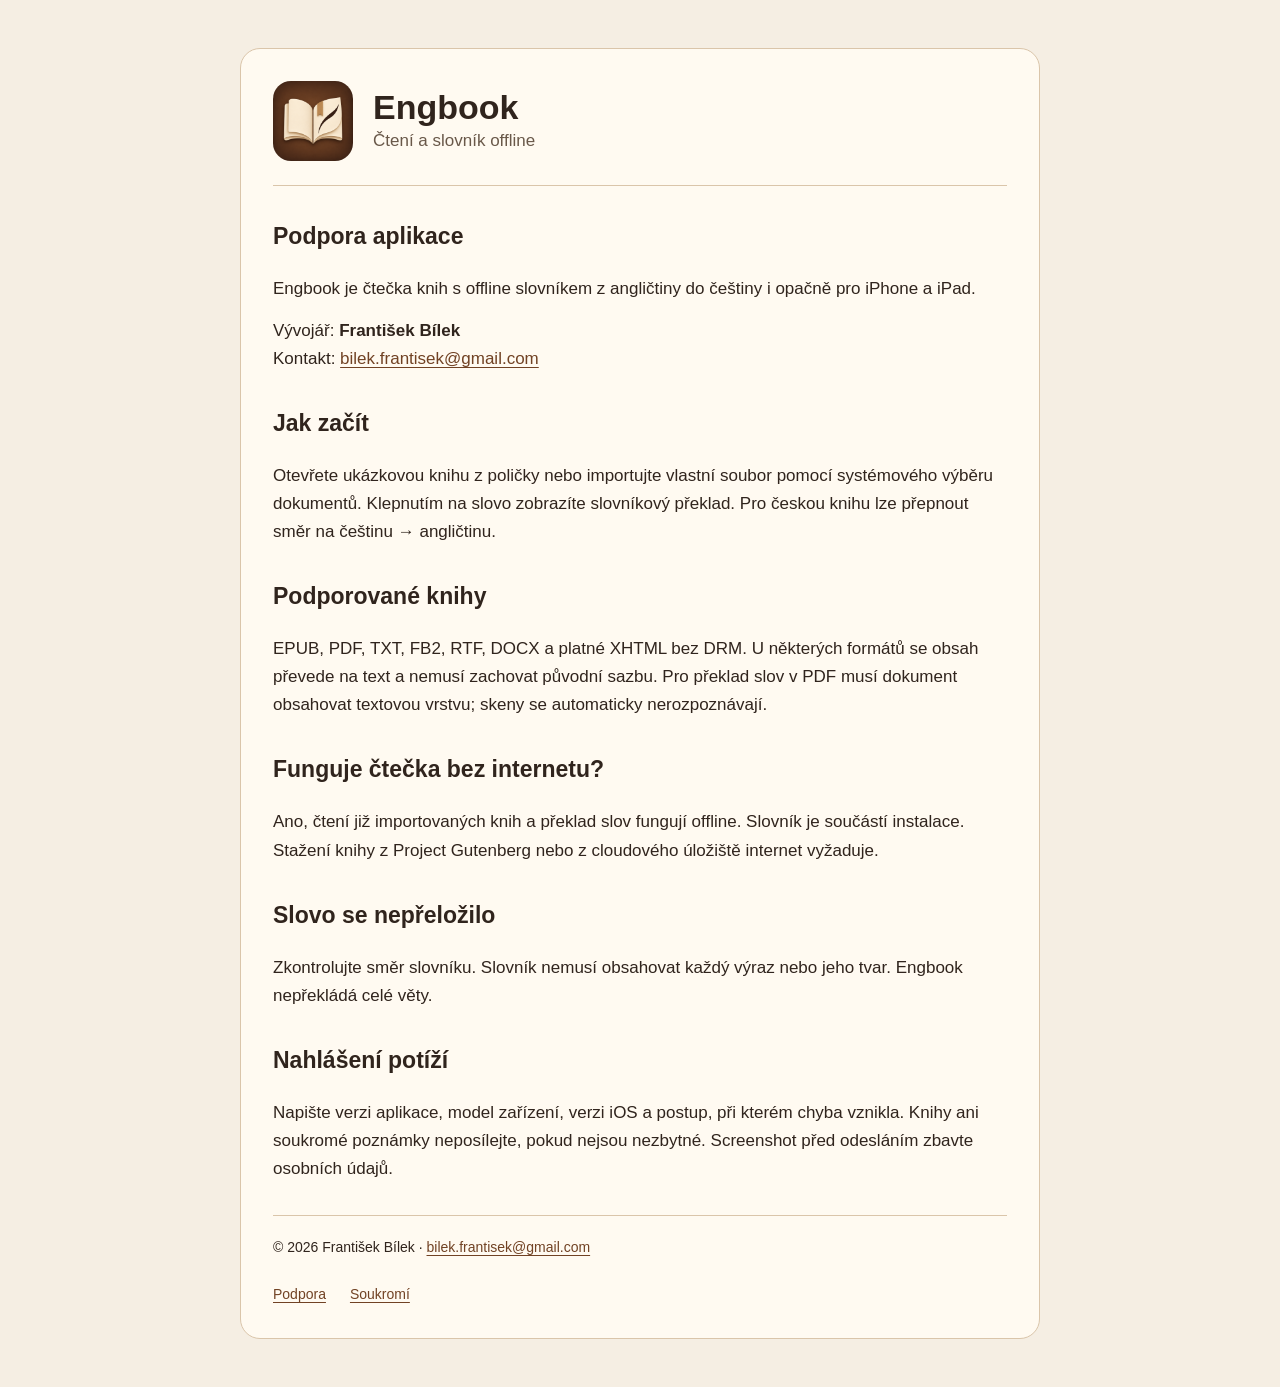
<file: index.html>
<!doctype html><html lang="cs"><meta charset="utf-8"><meta name="viewport" content="width=device-width,initial-scale=1"><title>Podpora · Engbook</title><link rel="stylesheet" href="styles.css"><main><header><img src="icon.png" alt="Ikona Engbook"><div><h1>Engbook</h1><span class="muted">Čtení a slovník offline</span></div></header><h2>Podpora aplikace</h2><p>Engbook je čtečka knih s offline slovníkem z angličtiny do češtiny i opačně pro iPhone a iPad.</p><p>Vývojář: <strong>František Bílek</strong><br>Kontakt: <a href="mailto:bilek.frantisek@gmail.com">bilek.frantisek@gmail.com</a></p><h2>Jak začít</h2><p>Otevřete ukázkovou knihu z poličky nebo importujte vlastní soubor pomocí systémového výběru dokumentů. Klepnutím na slovo zobrazíte slovníkový překlad. Pro českou knihu lze přepnout směr na češtinu → angličtinu.</p><h2>Podporované knihy</h2><p>EPUB, PDF, TXT, FB2, RTF, DOCX a platné XHTML bez DRM. U některých formátů se obsah převede na text a nemusí zachovat původní sazbu. Pro překlad slov v PDF musí dokument obsahovat textovou vrstvu; skeny se automaticky nerozpoznávají.</p><h2>Funguje čtečka bez internetu?</h2><p>Ano, čtení již importovaných knih a překlad slov fungují offline. Slovník je součástí instalace. Stažení knihy z Project Gutenberg nebo z cloudového úložiště internet vyžaduje.</p><h2>Slovo se nepřeložilo</h2><p>Zkontrolujte směr slovníku. Slovník nemusí obsahovat každý výraz nebo jeho tvar. Engbook nepřekládá celé věty.</p><h2>Nahlášení potíží</h2><p>Napište verzi aplikace, model zařízení, verzi iOS a postup, při kterém chyba vznikla. Knihy ani soukromé poznámky neposílejte, pokud nejsou nezbytné. Screenshot před odesláním zbavte osobních údajů.</p><footer>© 2026 František Bílek · <a href="mailto:bilek.frantisek@gmail.com">bilek.frantisek@gmail.com</a><nav><a href="index.html">Podpora</a><a href="privacy.html">Soukromí</a></nav></footer></main></html>
</file>
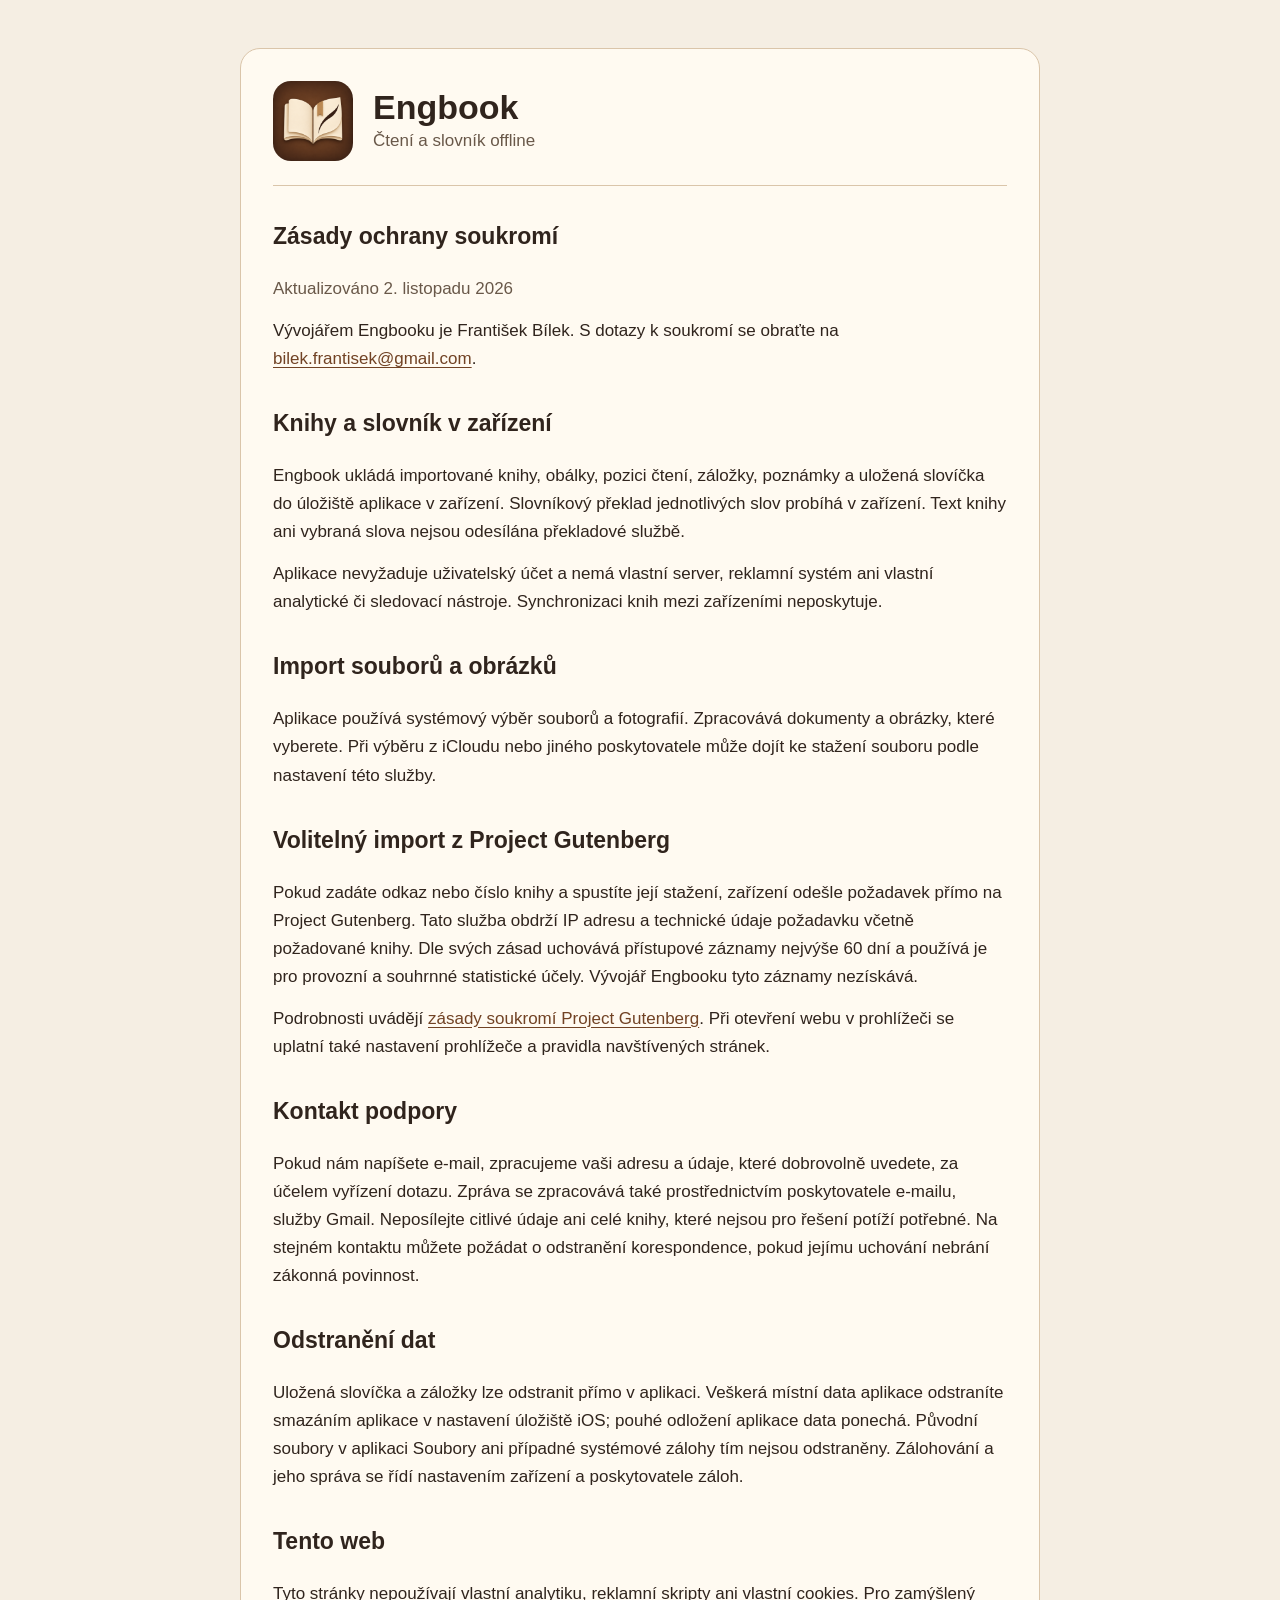
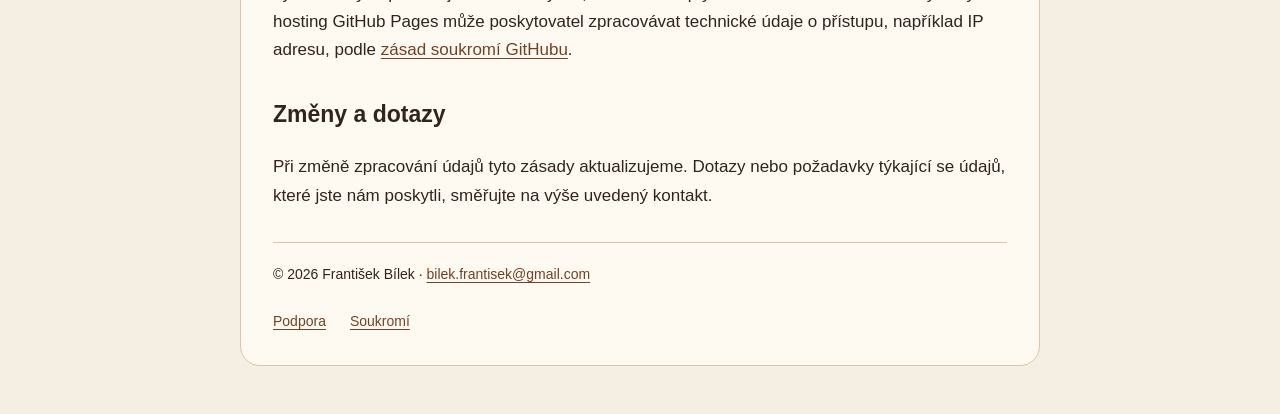
<file: privacy.html>
<!doctype html><html lang="cs"><meta charset="utf-8"><meta name="viewport" content="width=device-width,initial-scale=1"><title>Zásady soukromí · Engbook</title><link rel="stylesheet" href="styles.css"><main><header><img src="icon.png" alt="Ikona Engbook"><div><h1>Engbook</h1><span class="muted">Čtení a slovník offline</span></div></header><h2>Zásady ochrany soukromí</h2><p class="muted">Aktualizováno 2. listopadu 2026</p><p>Vývojářem Engbooku je František Bílek. S dotazy k soukromí se obraťte na <a href="mailto:bilek.frantisek@gmail.com">bilek.frantisek@gmail.com</a>.</p><h2>Knihy a slovník v zařízení</h2><p>Engbook ukládá importované knihy, obálky, pozici čtení, záložky, poznámky a uložená slovíčka do úložiště aplikace v zařízení. Slovníkový překlad jednotlivých slov probíhá v zařízení. Text knihy ani vybraná slova nejsou odesílána překladové službě.</p><p>Aplikace nevyžaduje uživatelský účet a nemá vlastní server, reklamní systém ani vlastní analytické či sledovací nástroje. Synchronizaci knih mezi zařízeními neposkytuje.</p><h2>Import souborů a obrázků</h2><p>Aplikace používá systémový výběr souborů a fotografií. Zpracovává dokumenty a obrázky, které vyberete. Při výběru z iCloudu nebo jiného poskytovatele může dojít ke stažení souboru podle nastavení této služby.</p><h2>Volitelný import z Project Gutenberg</h2><p>Pokud zadáte odkaz nebo číslo knihy a spustíte její stažení, zařízení odešle požadavek přímo na Project Gutenberg. Tato služba obdrží IP adresu a technické údaje požadavku včetně požadované knihy. Dle svých zásad uchovává přístupové záznamy nejvýše 60 dní a používá je pro provozní a souhrnné statistické účely. Vývojář Engbooku tyto záznamy nezískává.</p><p>Podrobnosti uvádějí <a href="https://www.gutenberg.org/policy/privacy_policy.html">zásady soukromí Project Gutenberg</a>. Při otevření webu v prohlížeči se uplatní také nastavení prohlížeče a pravidla navštívených stránek.</p><h2>Kontakt podpory</h2><p>Pokud nám napíšete e-mail, zpracujeme vaši adresu a údaje, které dobrovolně uvedete, za účelem vyřízení dotazu. Zpráva se zpracovává také prostřednictvím poskytovatele e-mailu, služby Gmail. Neposílejte citlivé údaje ani celé knihy, které nejsou pro řešení potíží potřebné. Na stejném kontaktu můžete požádat o odstranění korespondence, pokud jejímu uchování nebrání zákonná povinnost.</p><h2>Odstranění dat</h2><p>Uložená slovíčka a záložky lze odstranit přímo v aplikaci. Veškerá místní data aplikace odstraníte smazáním aplikace v nastavení úložiště iOS; pouhé odložení aplikace data ponechá. Původní soubory v aplikaci Soubory ani případné systémové zálohy tím nejsou odstraněny. Zálohování a jeho správa se řídí nastavením zařízení a poskytovatele záloh.</p><h2>Tento web</h2><p>Tyto stránky nepoužívají vlastní analytiku, reklamní skripty ani vlastní cookies. Pro zamýšlený hosting GitHub Pages může poskytovatel zpracovávat technické údaje o přístupu, například IP adresu, podle <a href="https://docs.github.com/en/site-policy/privacy-policies/github-general-privacy-statement">zásad soukromí GitHubu</a>.</p><h2>Změny a dotazy</h2><p>Při změně zpracování údajů tyto zásady aktualizujeme. Dotazy nebo požadavky týkající se údajů, které jste nám poskytli, směřujte na výše uvedený kontakt.</p><footer>© 2026 František Bílek · <a href="mailto:bilek.frantisek@gmail.com">bilek.frantisek@gmail.com</a><nav><a href="index.html">Podpora</a><a href="privacy.html">Soukromí</a></nav></footer></main></html>
</file>
<file: styles.css>
*{box-sizing:border-box}body{margin:0;background:#f5eee3;color:#30241d;font:17px/1.65 -apple-system,BlinkMacSystemFont,"Segoe UI",sans-serif}main{max-width:800px;margin:48px auto;padding:32px;background:#fffaf1;border:1px solid #dac5aa;border-radius:20px}header{display:flex;align-items:center;gap:20px;border-bottom:1px solid #dac5aa;padding-bottom:24px}header img{width:80px;height:80px;border-radius:18px}h1{font-size:34px;line-height:1.2;margin:0}h2{font-size:23px;margin-top:32px}p{margin:14px 0}a{color:#714224;text-underline-offset:3px}nav{display:flex;gap:24px;margin-top:24px;flex-wrap:wrap}.muted{color:#695849}footer{border-top:1px solid #dac5aa;margin-top:32px;padding-top:20px;font-size:14px}pre{white-space:pre-wrap;overflow-wrap:anywhere;font:inherit} @media(max-width:600px){main{margin:12px;padding:24px 20px}header{gap:14px}h1{font-size:29px}}
</file>
